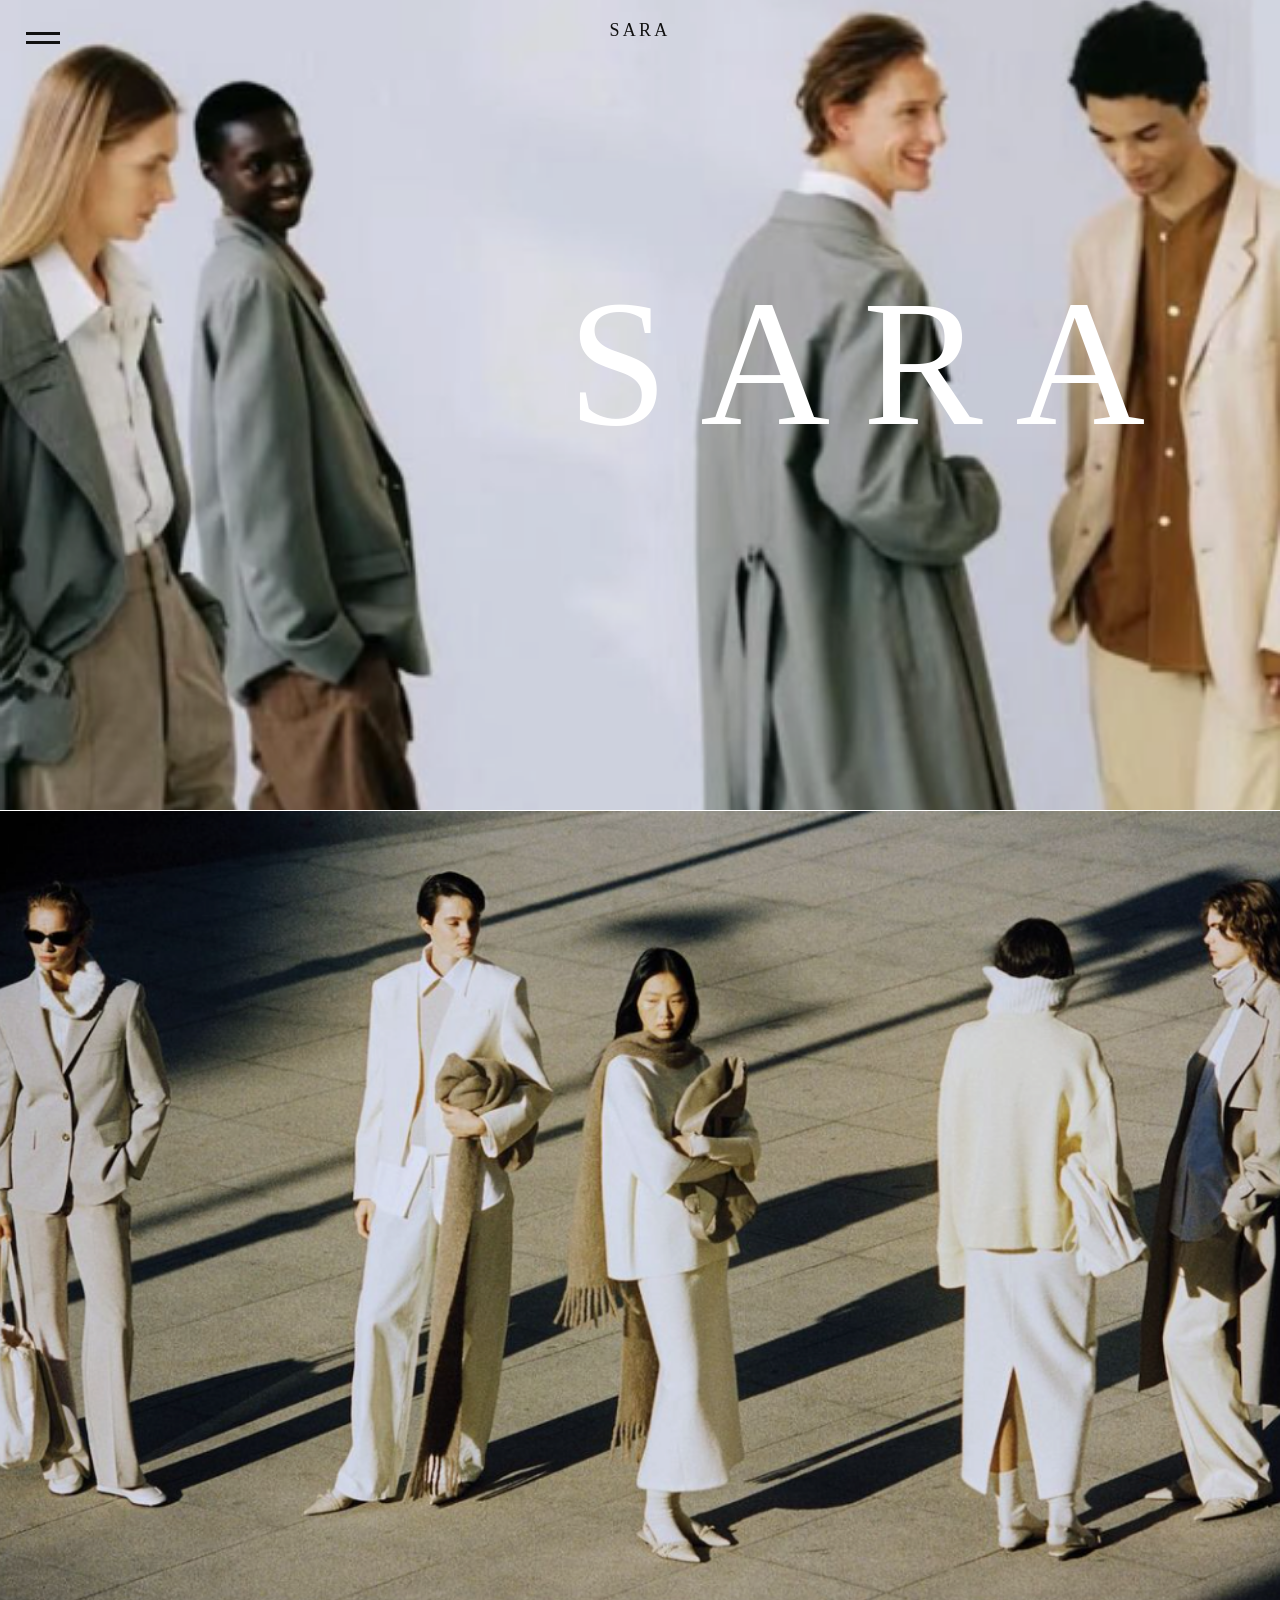
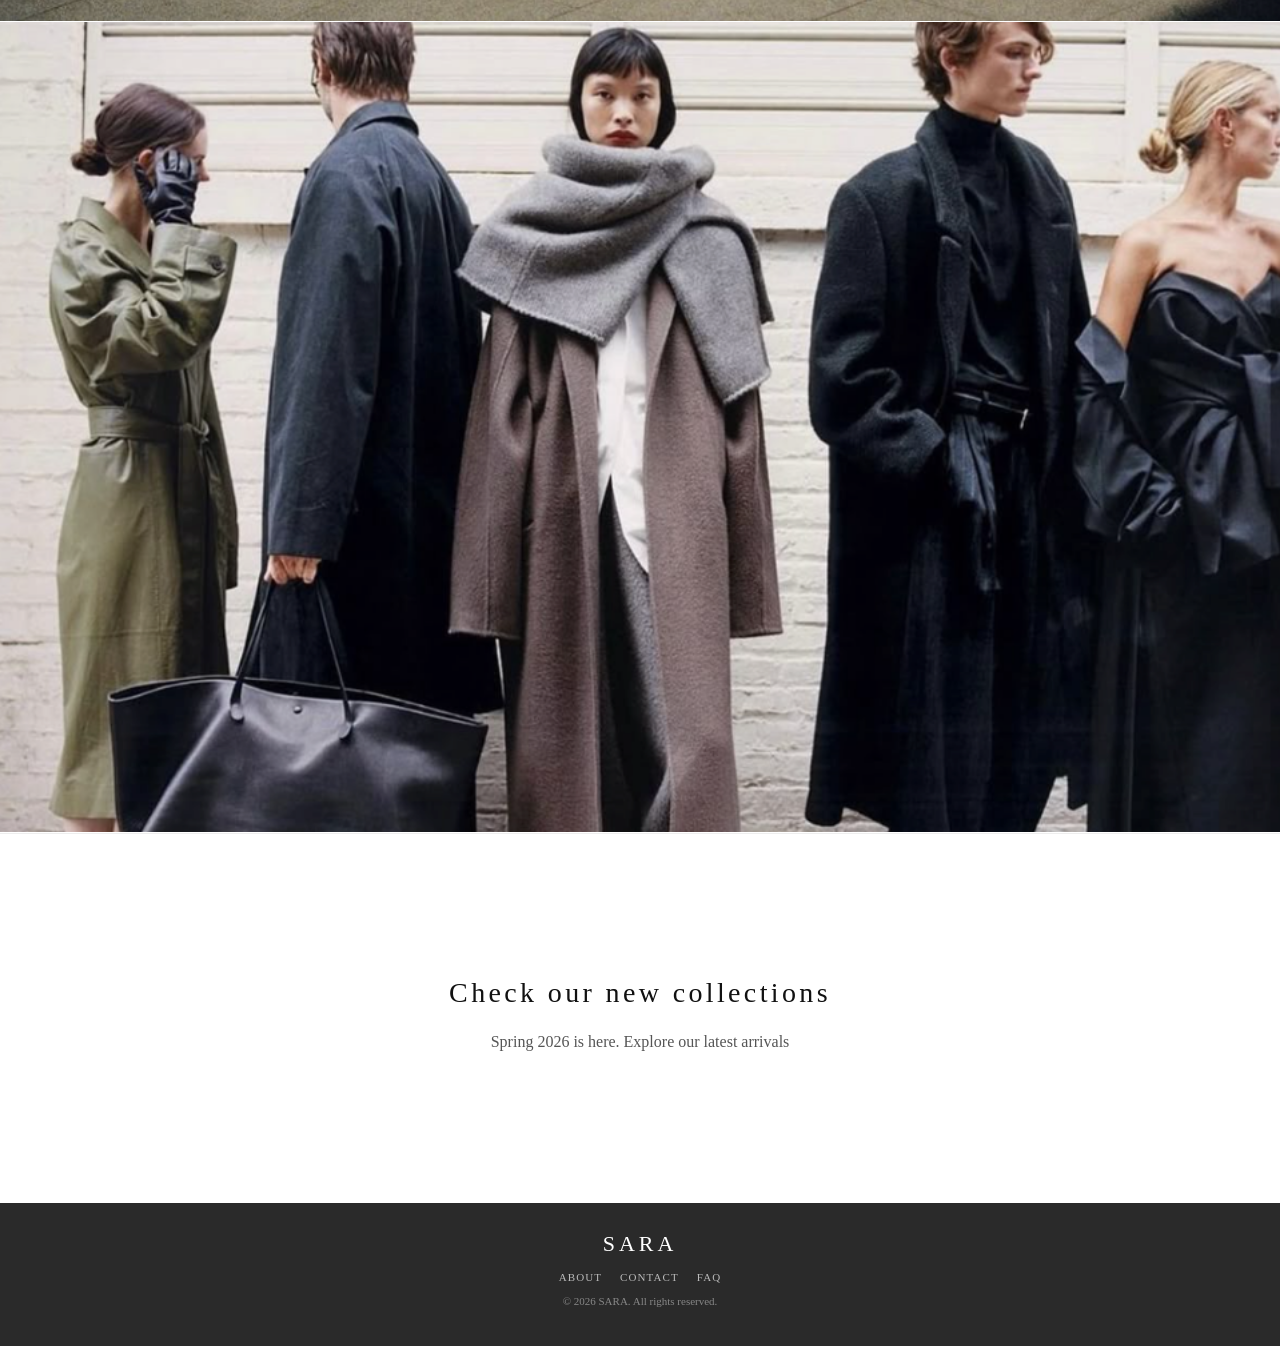
<file: index.html>
<!DOCTYPE html>
<html lang="en">
<head>
  <meta charset="UTF-8" />
  <meta name="viewport" content="width=device-width, initial-scale=1.0" />
  <meta name="keywords" content="SARA, fashion brand, clothing collections, minimalist fashion">
  <meta name="description" content="Explore the latest SARA clothing collections for men and women.">
  <title>SARA</title>
  <link rel="stylesheet" href="styles.css" />
</head>
<body>

  <header class="nav">
    <button class="burger" id="burgerBtn" aria-label="Open menu">
      <span></span><span></span>
    </button>
  </header>

  <a href="home.html" class="header-logo">SARA</a>
  
  <div class="menu" id="menu" aria-hidden="true">
    <div class="menu-panel">
      <div class="menu-logo">SARA</div>

      <nav class="menu-links">
        <a href="women.html">WOMEN</a>
        <a href="men.html">MEN</a>
        <a href="about.html">ABOUT</a>
        <a href="contact.html">CONTACT</a>
        <a href="faq.html">FAQ</a>
      </nav>
    </div>
  </div>

  <section class="hero">
    <div class="hero-title-wrap">
      <h1 class="hero-title">SARA</h1>
    </div>

    <div class="hero-images">
      <div class="hero-img"></div>
      <div class="hero-img"></div>
      <div class="hero-img"></div>
    </div>
  </section>

  <main class="main">
    <section class="end-of-hero">
      <h2>Check our new collections</h2>
      <p>
        Spring 2026 is here. Explore our latest arrivals
      </p>
    </section>
  </main>

  <footer class="footer">
    <a class="footer-logo" href="home.html">SARA</a>

    <div class="footer-links">
      <a href="./about.html">About</a>
      <a href="./contact.html">Contact</a>
      <a href="./faq.html">FAQ</a>
    </div>

    <p class="footer-copy">© 2026 SARA. All rights reserved.</p>
  </footer>

  <script>
    const burgerBtn = document.getElementById("burgerBtn");
    const menu = document.getElementById("menu");
    const menuClose = document.getElementById("menuClose");

    function openMenu() {
      menu.classList.add("open");
      menu.setAttribute("aria-hidden", "false");
    }

    function closeMenu() {
      menu.classList.remove("open");
      menu.setAttribute("aria-hidden", "true");
    }

    function toggleMenu() {
      menu.classList.contains("open") ? closeMenu() : openMenu();
    }

    burgerBtn.addEventListener("click", toggleMenu);

    if (menuClose) {
      menuClose.addEventListener("click", closeMenu);
    }

    menu.addEventListener("click", (e) => {
      if (e.target === menu) closeMenu();
    });

    document.addEventListener("keydown", (e) => {
      if (e.key === "Escape") closeMenu();
    });
  </script>
</body>
</html>
</file>
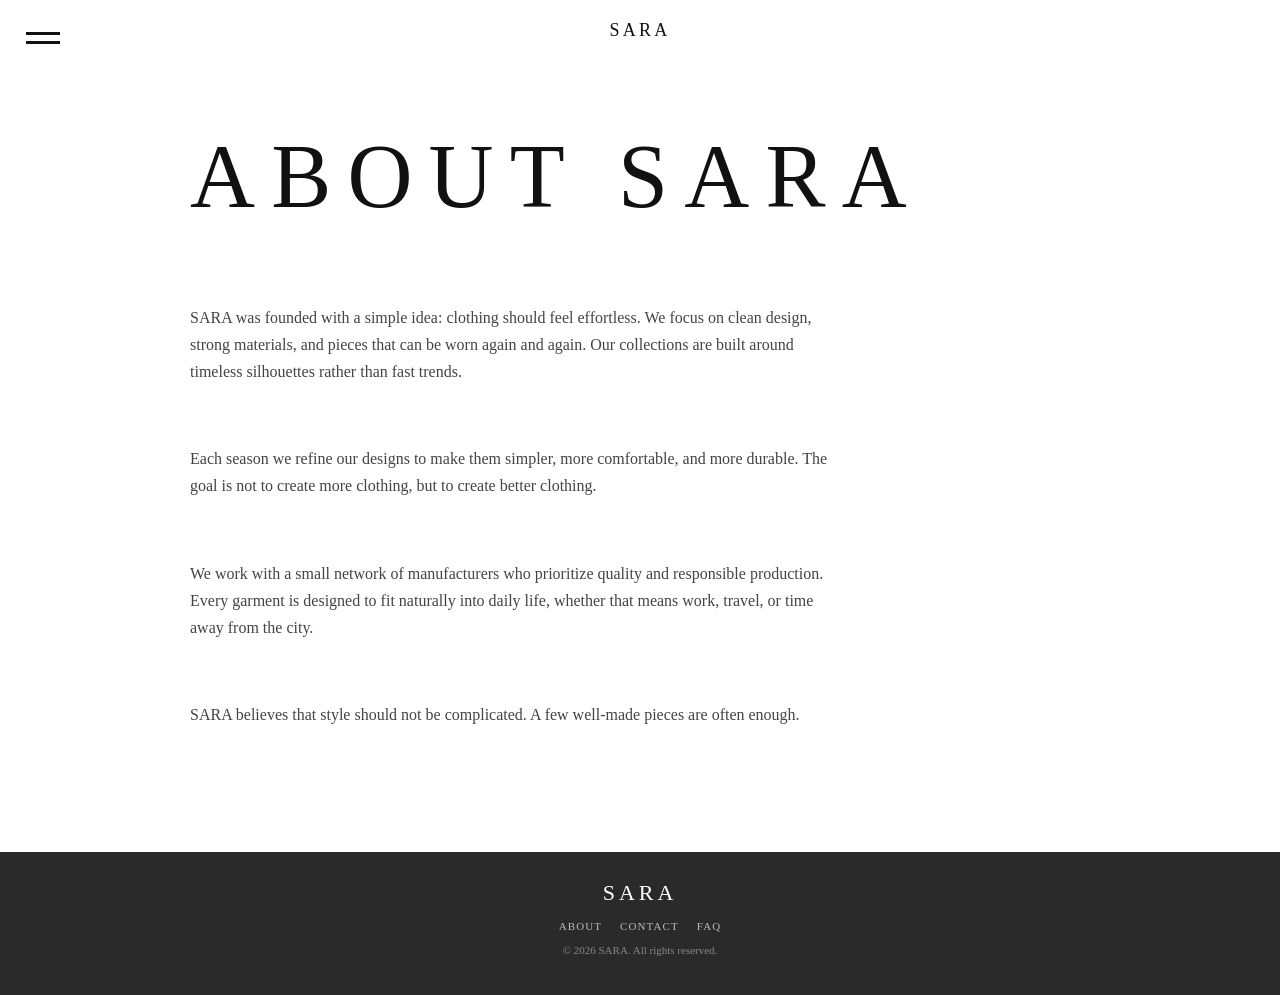
<file: about.html>
<!DOCTYPE html>
<html lang="en">
<head>
<meta charset="UTF-8">
<meta name="viewport" content="width=device-width, initial-scale=1.0">
<meta name="keywords" content="about SARA, fashion brand story, minimalist clothing brand">
<meta name="description" content="Learn about the vision and philosophy behind SARA.">
<title>SARA | About</title>
<link rel="stylesheet" href="styles.css">
</head>

<body>

  <header class="nav">
    <button class="burger" id="burgerBtn" aria-label="Open menu">
      <span></span><span></span>
    </button>
  </header>

  <a href="home.html" class="header-logo">SARA</a>

<div class="menu" id="menu" aria-hidden="true">
<div class="menu-panel">

<div class="menu-logo">SARA</div>

<nav class="menu-links">
<a href="home.html">HOME</a>
<a href="women.html">WOMEN</a>
<a href="men.html">MEN</a>
<a href="about.html">ABOUT</a>
<a href="contact.html">CONTACT</a>
<a href="faq.html">FAQ</a>
</nav>

</div>
</div>

<main class="about">

<section class="about-hero">
<h1>ABOUT SARA</h1>
</section>

<section class="about-content">

<p>
SARA was founded with a simple idea: clothing should feel effortless.
We focus on clean design, strong materials, and pieces that can be worn
again and again. Our collections are built around timeless silhouettes
rather than fast trends.
</p>

<p>
Each season we refine our designs to make them simpler, more comfortable,
and more durable. The goal is not to create more clothing, but to create
better clothing.
</p>

<p>
We work with a small network of manufacturers who prioritize quality and
responsible production. Every garment is designed to fit naturally into
daily life, whether that means work, travel, or time away from the city.
</p>

<p>
SARA believes that style should not be complicated. A few well-made
pieces are often enough.
</p>

</section>

</main>

<footer class="footer">

<a class="footer-logo" href="home.html">SARA</a>

<div class="footer-links">
<a href="./about.html">About</a>
<a href="./contact.html">Contact</a>
<a href="./faq.html">FAQ</a>
</div>

<p class="footer-copy">© 2026 SARA. All rights reserved.</p>

</footer>

<script>
const burgerBtn = document.getElementById("burgerBtn");
const menu = document.getElementById("menu");

burgerBtn.addEventListener("click", () => {
menu.classList.toggle("open");
});

menu.addEventListener("click", (e) => {
if (e.target === menu) menu.classList.remove("open");
});
</script>

</body>
</html>
</file>
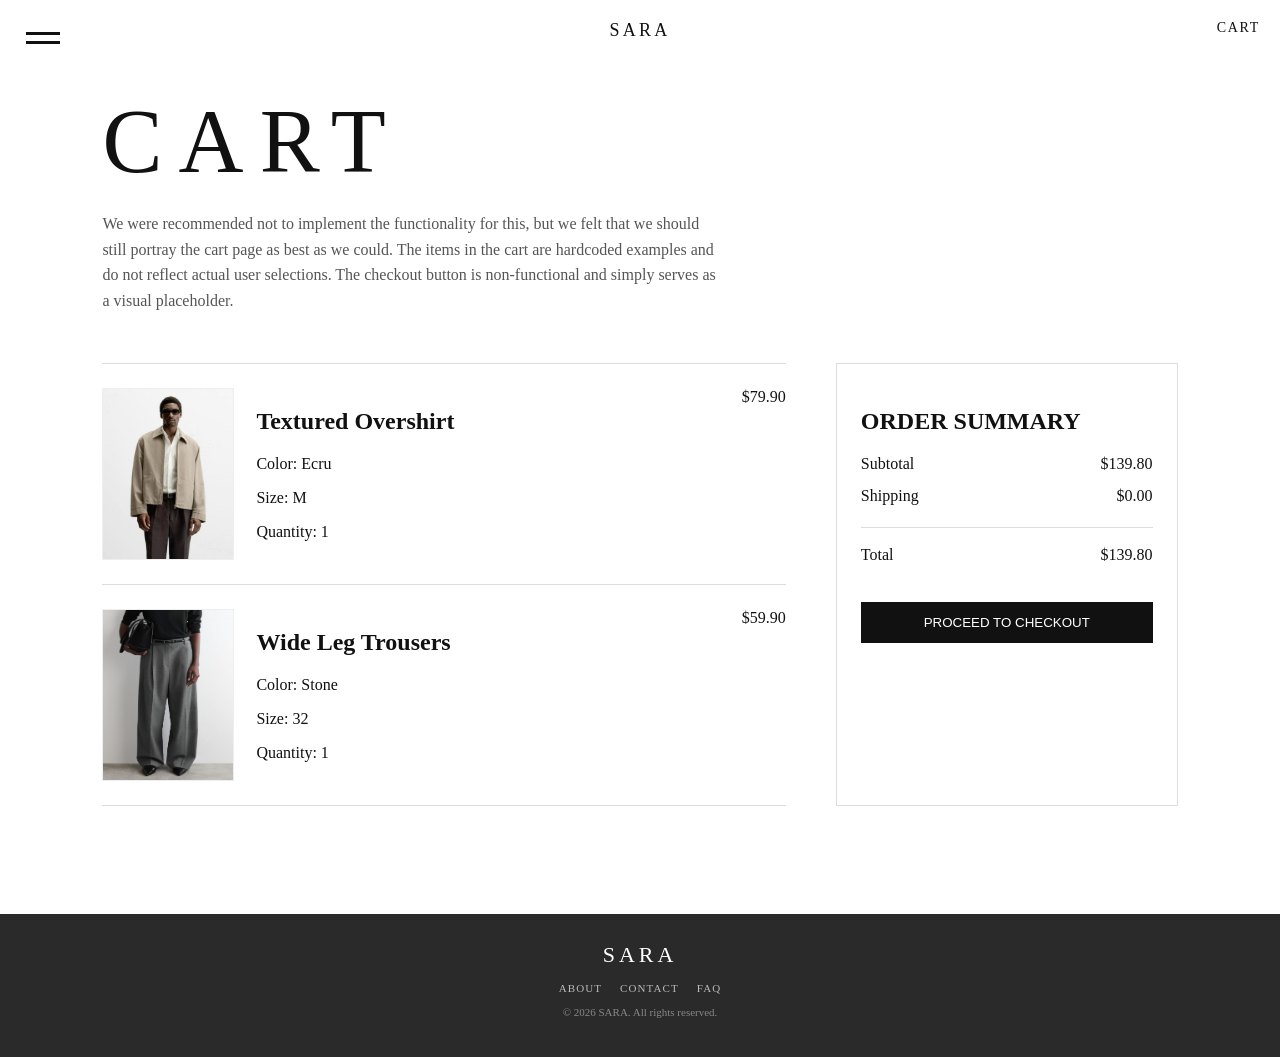
<file: cart.html>
<!DOCTYPE html>
<html lang="en">
<head>
  <meta charset="UTF-8" />
  <meta name="viewport" content="width=device-width, initial-scale=1.0" />
  <meta name="keywords" content="SARA shopping cart, fashion store checkout">
  <meta name="description" content="Review the items currently in your SARA shopping cart.">
  <title>SARA | Cart</title>
  <link rel="stylesheet" href="styles.css" />
</head>
<body>

  <header class="nav">
    <button class="burger" id="burgerBtn" aria-label="Open menu">
      <span></span><span></span>
    </button>
  </header>

  <a href="home.html" class="header-logo">SARA</a>

  <a href="cart.html" class="cart-link" aria-label="Shopping cart">CART</a>

  <div class="menu" id="menu" aria-hidden="true">
    <div class="menu-panel">
      <div class="menu-logo">SARA</div>

      <nav class="menu-links">
        <a href="home.html">HOME</a>
        <a href="women.html">WOMEN</a>
        <a href="men.html">MEN</a>
        <a href="about.html">ABOUT</a>
        <a href="contact.html">CONTACT</a>
        <a href="faq.html">FAQ</a>
      </nav>
    </div>
  </div>

  <main class="cart-page">
    <section class="cart-hero">
      <h1 class="cart-title">CART</h1>
      <p class="cart-note">
        We were recommended not to implement the functionality for this, but we felt
        that we should still portray the cart page as best as we could. The items in the cart are hardcoded
        examples and do not reflect actual user selections. The checkout button is non-functional and simply serves 
        as a visual placeholder.
      </p>
    </section>

    <section class="cart-layout">
      <div class="cart-items">
        <article class="cart-item">
          <img class="cart-item-image" src="images/men/textured-overshirt.png" alt="Textured Overshirt">
          <div class="cart-item-info">
            <h2>Textured Overshirt</h2>
            <p>Color: Ecru</p>
            <p>Size: M</p>
            <p>Quantity: 1</p>
          </div>
          <div class="cart-item-price">$79.90</div>
        </article>

        <article class="cart-item">
          <img class="cart-item-image" src="images/women/wide-leg-pants.png" alt="Wide Leg Trousers">
          <div class="cart-item-info">
            <h2>Wide Leg Trousers</h2>
            <p>Color: Stone</p>
            <p>Size: 32</p>
            <p>Quantity: 1</p>
          </div>
          <div class="cart-item-price">$59.90</div>
        </article>
      </div>

      <aside class="cart-summary">
        <h2>ORDER SUMMARY</h2>
        <div class="cart-summary-row">
          <span>Subtotal</span>
          <span>$139.80</span>
        </div>
        <div class="cart-summary-row">
          <span>Shipping</span>
          <span>$0.00</span>
        </div>
        <div class="cart-summary-row total">
          <span>Total</span>
          <span>$139.80</span>
        </div>

        <button class="cart-checkout-btn" type="button">PROCEED TO CHECKOUT</button>
      </aside>
    </section>
  </main>

  <footer class="footer">
    <a class="footer-logo" href="home.html">SARA</a>

    <div class="footer-links">
      <a href="about.html">About</a>
      <a href="contact.html">Contact</a>
      <a href="faq.html">FAQ</a>
    </div>

    <p class="footer-copy">© 2026 SARA. All rights reserved.</p>
  </footer>

  <script>
    const burgerBtn = document.getElementById("burgerBtn");
    const menu = document.getElementById("menu");

    burgerBtn.addEventListener("click", () => {
      menu.classList.toggle("open");
    });

    menu.addEventListener("click", (e) => {
      if (e.target === menu) menu.classList.remove("open");
    });
  </script>
</body>
</html>
</file>
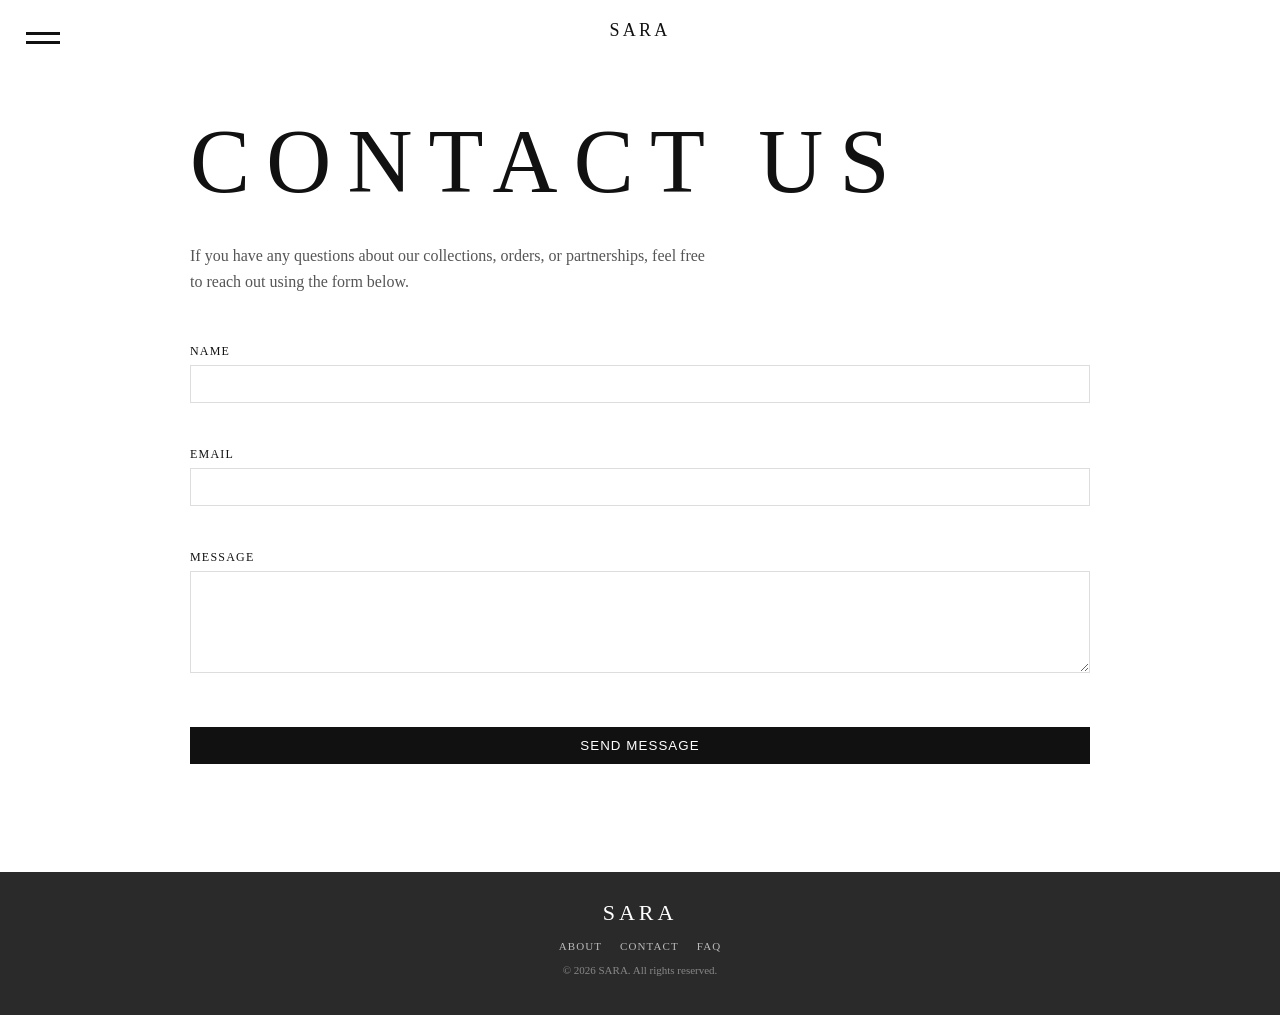
<file: contact.html>
<!DOCTYPE html>
<html lang="en">
<head>
<meta charset="UTF-8">
<meta name="viewport" content="width=device-width, initial-scale=1.0">
<meta name="keywords" content="SARA contact, customer support, fashion brand contact">
<meta name="description" content="Contact the SARA team for support or questions about our collections.">
<title>SARA | Contact</title>
<link rel="stylesheet" href="styles.css">
</head>

<body>

  <header class="nav">
    <button class="burger" id="burgerBtn" aria-label="Open menu">
      <span></span><span></span>
    </button>
  </header>

  <a href="home.html" class="header-logo">SARA</a>

<div class="menu" id="menu" aria-hidden="true">
<div class="menu-panel">

<div class="menu-logo">SARA</div>

<nav class="menu-links">
<a href="home.html">HOME</a>
<a href="women.html">WOMEN</a>
<a href="men.html">MEN</a>
<a href="about.html">ABOUT</a>
<a href="contact.html">CONTACT</a>
<a href="faq.html">FAQ</a>
</nav>

</div>
</div>

<main class="contact">

<h1 class="contact-title">CONTACT US</h1>

<p class="contact-intro">
If you have any questions about our collections, orders, or partnerships,
feel free to reach out using the form below.
</p>

<form class="contact-form" id="contactForm" novalidate>
  <label>
    NAME
    <input type="text" id="name" name="name">
    <span class="form-error" id="nameError"></span>
  </label>

  <label>
    EMAIL
    <input type="email" id="email" name="email">
    <span class="form-error" id="emailError"></span>
  </label>

  <label>
    MESSAGE
    <textarea id="message" name="message" rows="5"></textarea>
    <span class="form-error" id="messageError"></span>
  </label>

  <button type="submit">SEND MESSAGE</button>
</form>

<div class="thank-you-popup" id="thankYouPopup">
  <div class="thank-you-box">
    <p>Thank you. Your message has been submitted.</p>
    <button type="button" id="closePopup">CLOSE</button>
  </div>
</div>

</main>

<footer class="footer">

<a class="footer-logo" href="home.html">SARA</a>

<div class="footer-links">
<a href="about.html">About</a>
<a href="contact.html">Contact</a>
<a href="faq.html">FAQ</a>
</div>

<p class="footer-copy">© 2026 SARA. All rights reserved.</p>

</footer>

<script>
const burgerBtn = document.getElementById("burgerBtn");
const menu = document.getElementById("menu");

burgerBtn.addEventListener("click", () => {
  menu.classList.toggle("open");
});

menu.addEventListener("click", (e) => {
  if (e.target === menu) menu.classList.remove("open");
});

const contactForm = document.getElementById("contactForm");
const thankYouPopup = document.getElementById("thankYouPopup");
const closePopup = document.getElementById("closePopup");

const nameInput = document.getElementById("name");
const emailInput = document.getElementById("email");
const messageInput = document.getElementById("message");

const nameError = document.getElementById("nameError");
const emailError = document.getElementById("emailError");
const messageError = document.getElementById("messageError");

function clearErrors() {
  nameError.textContent = "";
  emailError.textContent = "";
  messageError.textContent = "";

  nameInput.classList.remove("input-error");
  emailInput.classList.remove("input-error");
  messageInput.classList.remove("input-error");
}

function isValidEmail(email) {
  return /^[^\s@]+@[^\s@]+\.[^\s@]+$/.test(email);
}

function validateForm() {
  clearErrors();
  let isValid = true;

  if (nameInput.value.trim().length < 2) {
    nameError.textContent = "Please enter a valid name.";
    nameInput.classList.add("input-error");
    isValid = false;
  }

  if (!isValidEmail(emailInput.value.trim())) {
    emailError.textContent = "Please enter a valid email address.";
    emailInput.classList.add("input-error");
    isValid = false;
  }

  if (messageInput.value.trim().length < 10) {
    messageError.textContent = "Message must be at least 10 characters.";
    messageInput.classList.add("input-error");
    isValid = false;
  }

  return isValid;
}

contactForm.addEventListener("submit", (e) => {
  e.preventDefault();

  if (validateForm()) {
    thankYouPopup.classList.add("show");
    contactForm.reset();
  }
});

closePopup.addEventListener("click", () => {
  thankYouPopup.classList.remove("show");
});

thankYouPopup.addEventListener("click", (e) => {
  if (e.target === thankYouPopup) {
    thankYouPopup.classList.remove("show");
  }
});
</script>

</body>
</html>
</file>
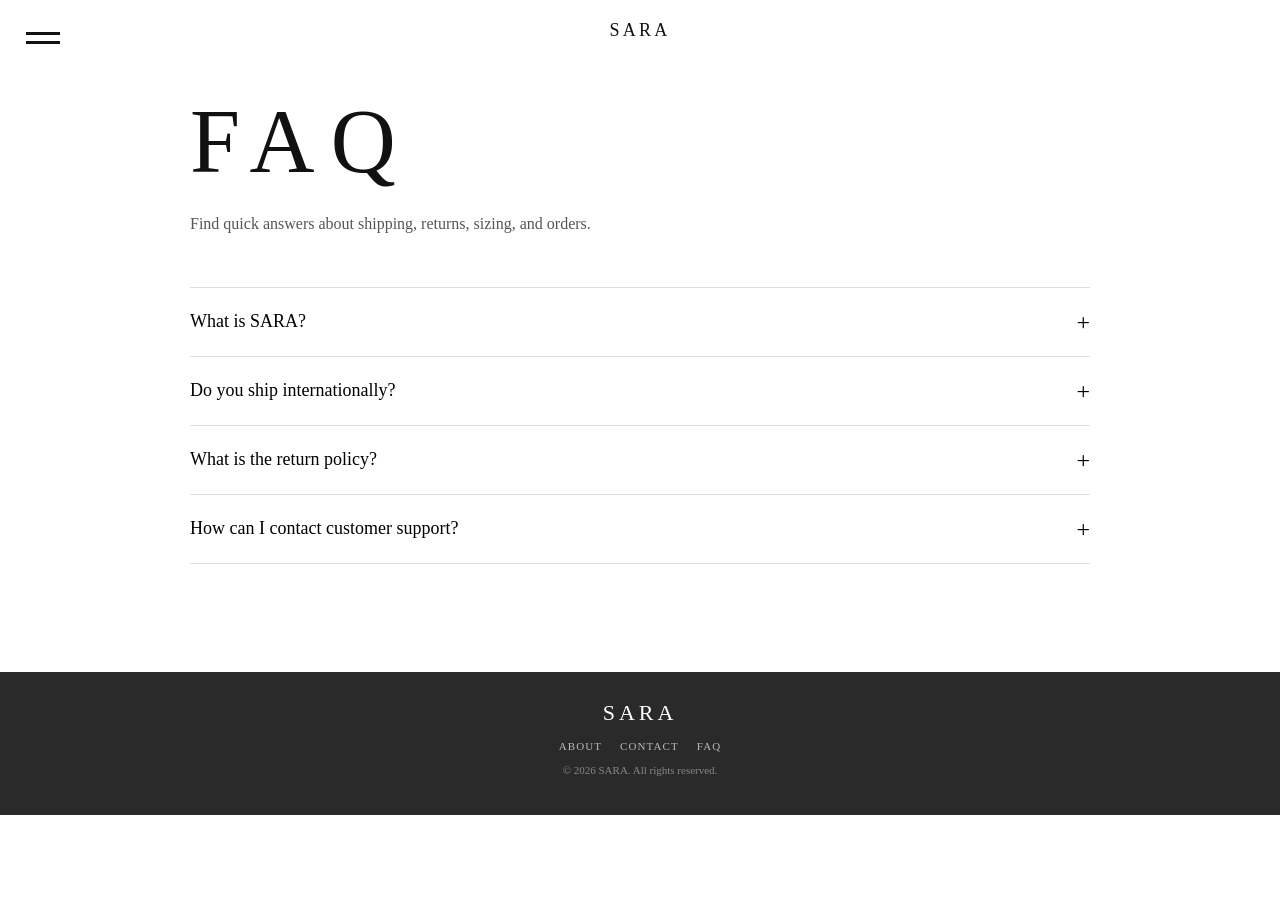
<file: faq.html>
<!DOCTYPE html>
<html lang="en">
<head>
  <meta charset="UTF-8" />
  <meta name="viewport" content="width=device-width, initial-scale=1.0" />
  <meta name="keywords" content="SARA FAQ, fashion store help, shipping, returns">
  <meta name="description" content="Frequently asked questions about SARA products, shipping, and returns.">
  <title>SARA | FAQ</title>
  <link rel="stylesheet" href="styles.css" />
</head>
<style>
    .faq-page {
  max-width: 900px;
  margin: 0 auto;
  padding: 90px 8vw 80px;
}

.faq-hero {
  margin-bottom: 50px;
}

.faq-title {
  font-size: 90px;
  letter-spacing: 0.18em;
  font-weight: normal;
  margin: 0 0 18px;
}

.faq-intro {
  max-width: 520px;
  color: #555;
  line-height: 1.6;
  margin: 0;
}

.faq-list {
  list-style: none;
  padding: 0;
  margin: 0;
  border-top: 1px solid #ddd;
}

.faq-item {
  border-bottom: 1px solid #ddd;
}

.faq-question {
  width: 100%;
  background: none;
  border: none;
  padding: 22px 0;
  display: flex;
  justify-content: space-between;
  align-items: center;
  text-align: left;
  font-family: inherit;
  font-size: 18px;
  cursor: pointer;
}

.faq-symbol {
  font-size: 24px;
  line-height: 1;
}

.faq-answer {
  max-height: 0;
  overflow: hidden;
  transition: max-height 0.25s ease;
}

.faq-answer p {
  margin: 0 0 22px;
  color: #555;
  line-height: 1.7;
  max-width: 650px;
}

.faq-item.active .faq-answer {
  max-height: 200px;
}

.faq-item.active .faq-symbol {
  content: "-";
}

@media (max-width: 700px) {
  .faq-page {
    padding: 70px 8vw 60px;
  }

  .faq-title {
    font-size: 52px;
  }

  .faq-question {
    font-size: 16px;
  }
}
</style>
<body>

  <header class="nav">
    <button class="burger" id="burgerBtn" aria-label="Open menu">
      <span></span><span></span>
    </button>
  </header>

  <a href="home.html" class="header-logo">SARA</a>
  
  <div class="menu" id="menu" aria-hidden="true">
    <div class="menu-panel">
      <div class="menu-logo">SARA</div>

      <nav class="menu-links">
        <a href="home.html">HOME</a>
        <a href="women.html">WOMEN</a>
        <a href="men.html">MEN</a>
        <a href="about.html">ABOUT</a>
        <a href="contact.html">CONTACT</a>
        <a href="faq.html">FAQ</a>
      </nav>
    </div>
  </div>

  <main class="faq-page">
    <section class="faq-hero">
      <h1 class="faq-title">FAQ</h1>
      <p class="faq-intro">
        Find quick answers about shipping, returns, sizing, and orders.
      </p>
    </section>

    <ul class="faq-list">

    <li class="faq-item">
        <button class="faq-question">
        <span>What is SARA?</span>
        <span class="faq-symbol">+</span>
        </button>

        <div class="faq-answer">
        <p>
            SARA is a minimalist fashion concept focused on clean silhouettes,
            neutral palettes, and timeless garments designed for everyday wear.
        </p>
        </div>
    </li>

    <li class="faq-item">
        <button class="faq-question">
        <span>Do you ship internationally?</span>
        <span class="faq-symbol">+</span>
        </button>

        <div class="faq-answer">
        <p>
            Yes. We ship to most regions worldwide. Shipping times vary depending
            on the destination and the chosen shipping method.
        </p>
        </div>
    </li>

    <li class="faq-item">
        <button class="faq-question">
        <span>What is the return policy?</span>
        <span class="faq-symbol">+</span>
        </button>

        <div class="faq-answer">
        <p>
            Items can be returned within 30 days of purchase as long as they are
            unworn and in their original condition.
        </p>
        </div>
    </li>

    <li class="faq-item">
        <button class="faq-question">
        <span>How can I contact customer support?</span>
        <span class="faq-symbol">+</span>
        </button>

        <div class="faq-answer">
        <p>
            You can reach us through the contact form on the contact page and our
            team will respond within 24 hours.
        </p>
        </div>
    </li>

    </ul>
  </main>

  <footer class="footer">
    <a class="footer-logo" href="home.html">SARA</a>

    <div class="footer-links">
      <a href="about.html">About</a>
      <a href="contact.html">Contact</a>
      <a href="faq.html">FAQ</a>
    </div>

    <p class="footer-copy">© 2026 SARA. All rights reserved.</p>
  </footer>

  <script>
    const burgerBtn = document.getElementById("burgerBtn");
    const menu = document.getElementById("menu");

    burgerBtn.addEventListener("click", () => {
      menu.classList.toggle("open");
    });

    menu.addEventListener("click", (e) => {
      if (e.target === menu) menu.classList.remove("open");
    });

    const faqQuestions = document.querySelectorAll(".faq-question");

    faqQuestions.forEach((question) => {
      question.addEventListener("click", () => {
        const item = question.parentElement;
        item.classList.toggle("active");
      });
    });
  </script>
</body>
</html>
</file>
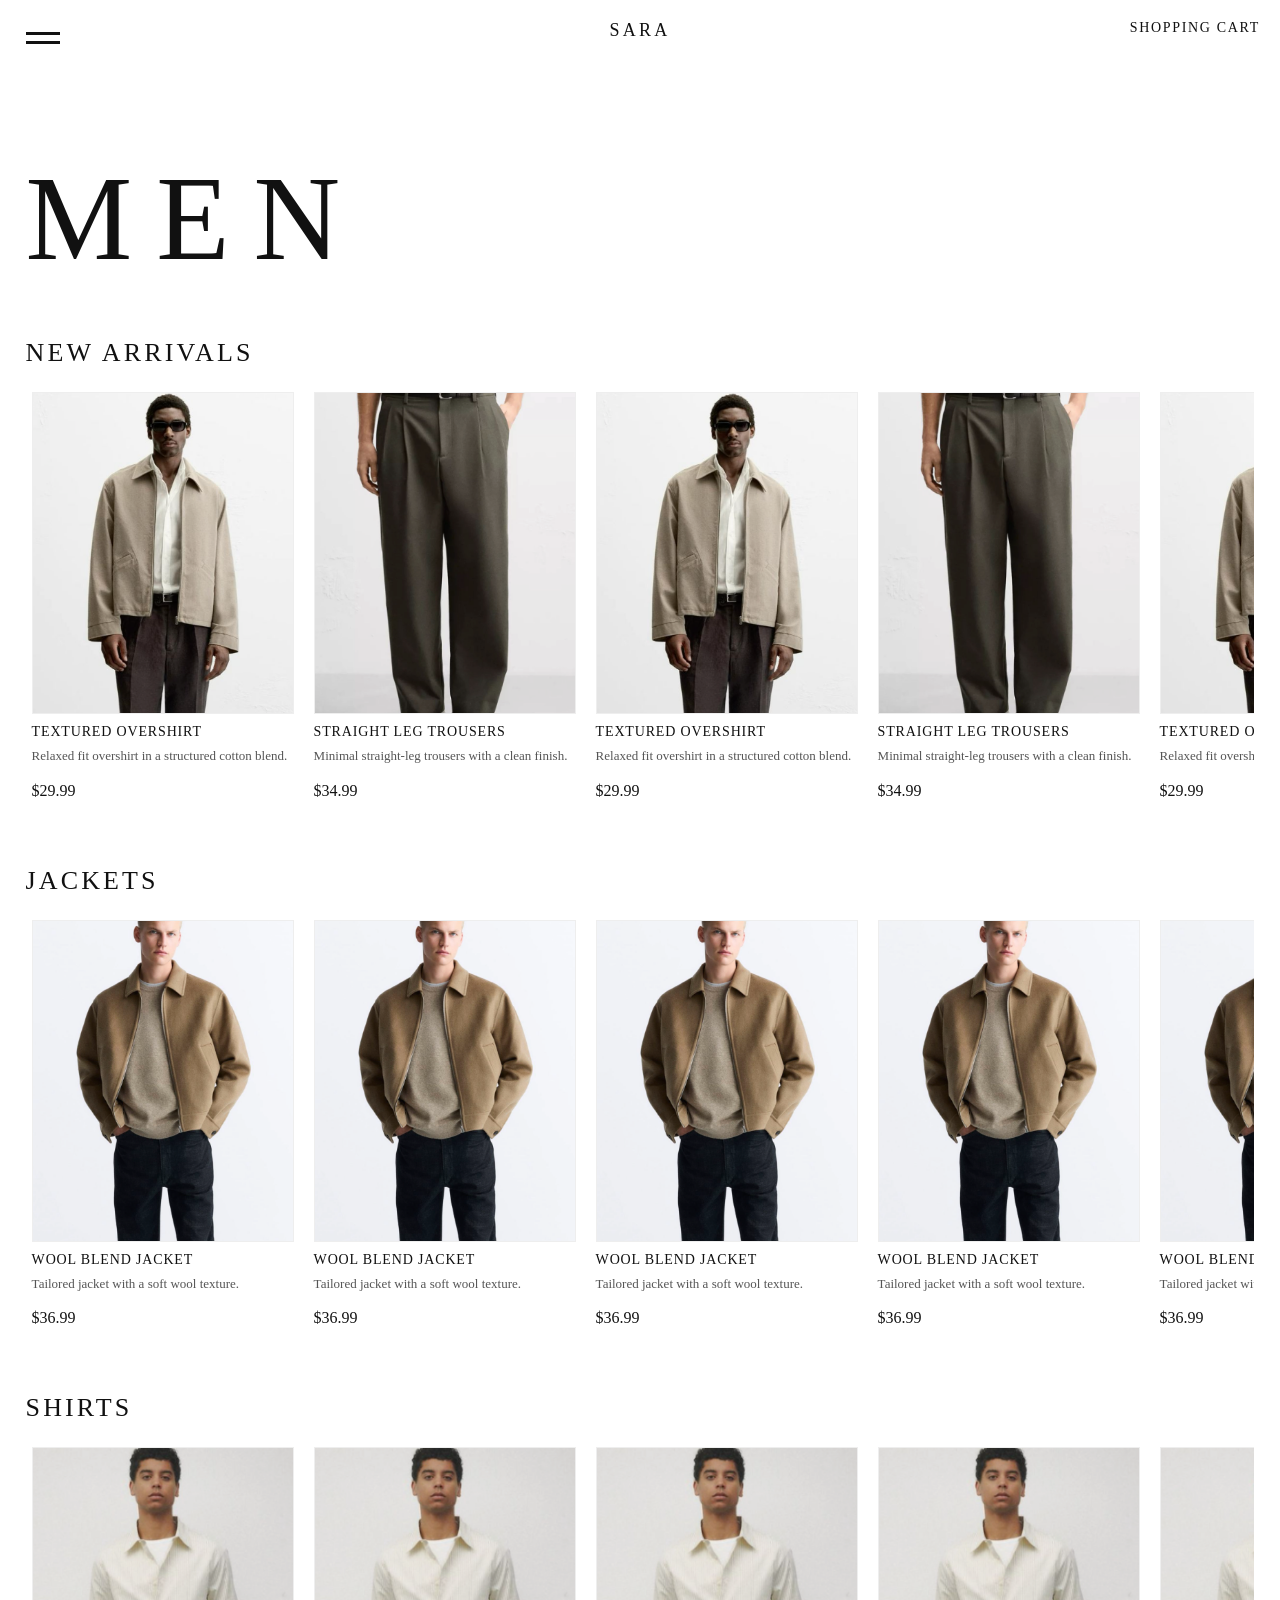
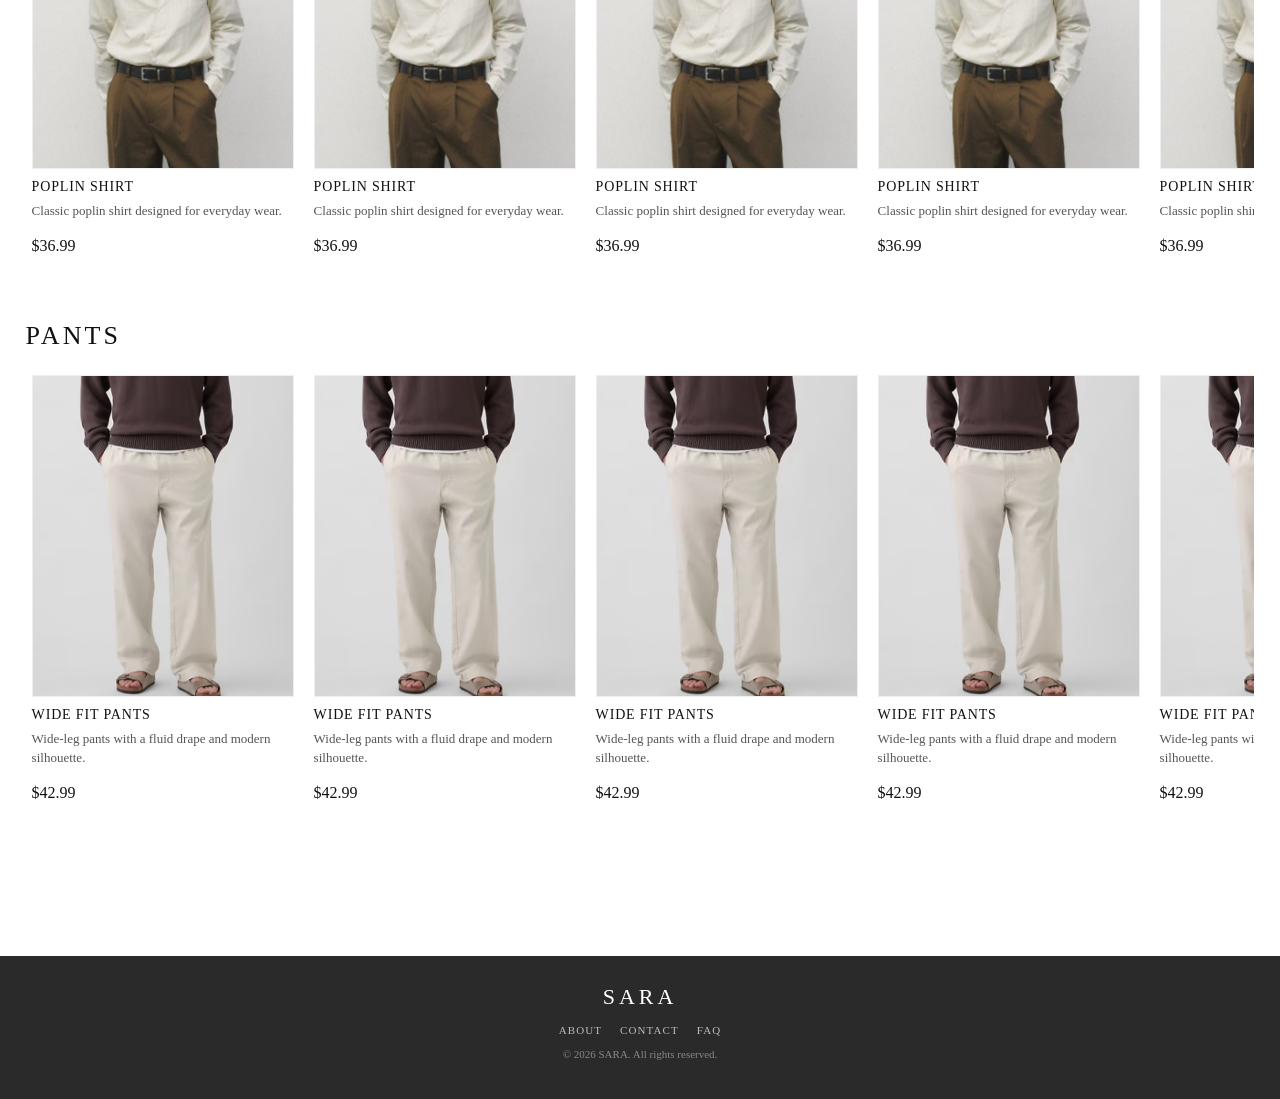
<file: men.html>
<!DOCTYPE html>
<html lang="en">
<head>
  <meta charset="UTF-8" />
  <meta name="viewport" content="width=device-width, initial-scale=1.0" />
  <meta name="keywords" content="SARA men, men's clothing, minimalist menswear, trousers, jackets">
  <meta name="description" content="Discover the SARA men's clothing collection featuring modern silhouettes and timeless design.">
  <title>SARA | Men</title>
  <link rel="stylesheet" href="styles.css" />
</head>
<body>

  <header class="nav">
    <button class="burger" id="burgerBtn" aria-label="Open menu">
      <span></span><span></span>
    </button>
  </header>

  <a href="home.html" class="header-logo">SARA</a>

  <a href="cart.html" class="cart-link" aria-label="Shopping cart">SHOPPING CART</a>

  <div class="menu" id="menu" aria-hidden="true">
    <div class="menu-panel">
      <div class="menu-logo">SARA</div>

      <nav class="menu-links">
        <a href="home.html">HOME</a>
        <a href="women.html">WOMEN</a>
        <a href="men.html">MEN</a>
        <a href="about.html">ABOUT</a>
        <a href="contact.html">CONTACT</a>
        <a href="faq.html">FAQ</a>
      </nav>
    </div>
  </div>

  <main class="shop">
    <div class="shop-inner">
      <h1 class="shop-title">MEN</h1>

      <section class="shop-row">
        <h2 class="shop-row-title">NEW ARRIVALS</h2>
        <div class="shop-scroller" id="new-arrivals-row"></div>
      </section>

      <section class="shop-row">
        <h2 class="shop-row-title">JACKETS</h2>
        <div class="shop-scroller" id="jackets-row"></div>
      </section>

      <section class="shop-row">
        <h2 class="shop-row-title">SHIRTS</h2>
        <div class="shop-scroller" id="shirts-row"></div>
      </section>

      <section class="shop-row">
        <h2 class="shop-row-title">PANTS</h2>
        <div class="shop-scroller" id="pants-row"></div>
      </section>
    </div>
  </main>

  <footer class="footer">
    <a class="footer-logo" href="home.html">SARA</a>

    <div class="footer-links">
      <a href="./about.html">About</a>
      <a href="./contact.html">Contact</a>
      <a href="./faq.html">FAQ</a>
    </div>

    <p class="footer-copy">© 2026 SARA. All rights reserved.</p>
  </footer>

<script>
const burgerBtn = document.getElementById("burgerBtn");
const menu = document.getElementById("menu");

burgerBtn.addEventListener("click", () => {
  menu.classList.toggle("open");
});

menu.addEventListener("click", (e) => {
  if (e.target === menu) menu.classList.remove("open");
});

const rowMap = {
  "NEW ARRIVALS": document.getElementById("new-arrivals-row"),
  "JACKETS": document.getElementById("jackets-row"),
  "SHIRTS": document.getElementById("shirts-row"),
  "PANTS": document.getElementById("pants-row")
};

function createProductCard(product) {
  const card = document.createElement("article");
  card.className = "prod-card";

  card.innerHTML = `
    <div class="prod-image-wrap">
      <img class="prod-image" src="${product.image}" alt="${product.name}" draggable="false">
    </div>
    <div class="prod-info">
      <h3 class="prod-name">${product.name}</h3>
      <p class="prod-description">${product.description}</p>
      <p class="prod-price">${product.price}</p>
    </div>
  `;

  const img = card.querySelector("img");
  img.addEventListener("dragstart", (e) => {
    e.preventDefault();
  });

  return card;
}

fetch("catalogs/catalog-men.json")
  .then((response) => response.json())
  .then((products) => {
    const repeatedProducts = [];

    for (let i = 0; i < 6; i++) {
      repeatedProducts.push(...products);
    }

    repeatedProducts.forEach((product) => {
      const row = rowMap[product.category];
      if (row) {
        row.appendChild(createProductCard(product));
      }
    });

    enableDragScroll();
  })
  .catch((error) => {
    console.error("Could not load catalog-men.json:", error);
  });

function enableDragScroll() {
  document.querySelectorAll(".shop-scroller").forEach((scroller) => {
    let isDown = false;
    let startX;
    let scrollLeft;

    scroller.addEventListener("mousedown", (e) => {
      isDown = true;
      scroller.classList.add("dragging");
      startX = e.pageX - scroller.offsetLeft;
      scrollLeft = scroller.scrollLeft;
    });

    window.addEventListener("mouseup", () => {
      isDown = false;
      scroller.classList.remove("dragging");
    });

    scroller.addEventListener("mouseleave", () => {
      isDown = false;
      scroller.classList.remove("dragging");
    });

    scroller.addEventListener("mousemove", (e) => {
      if (!isDown) return;
      e.preventDefault();
      const x = e.pageX - scroller.offsetLeft;
      const walk = (x - startX) * 1.2;
      scroller.scrollLeft = scrollLeft - walk;
    });
  });
}
</script>

</body>
</html>
</file>
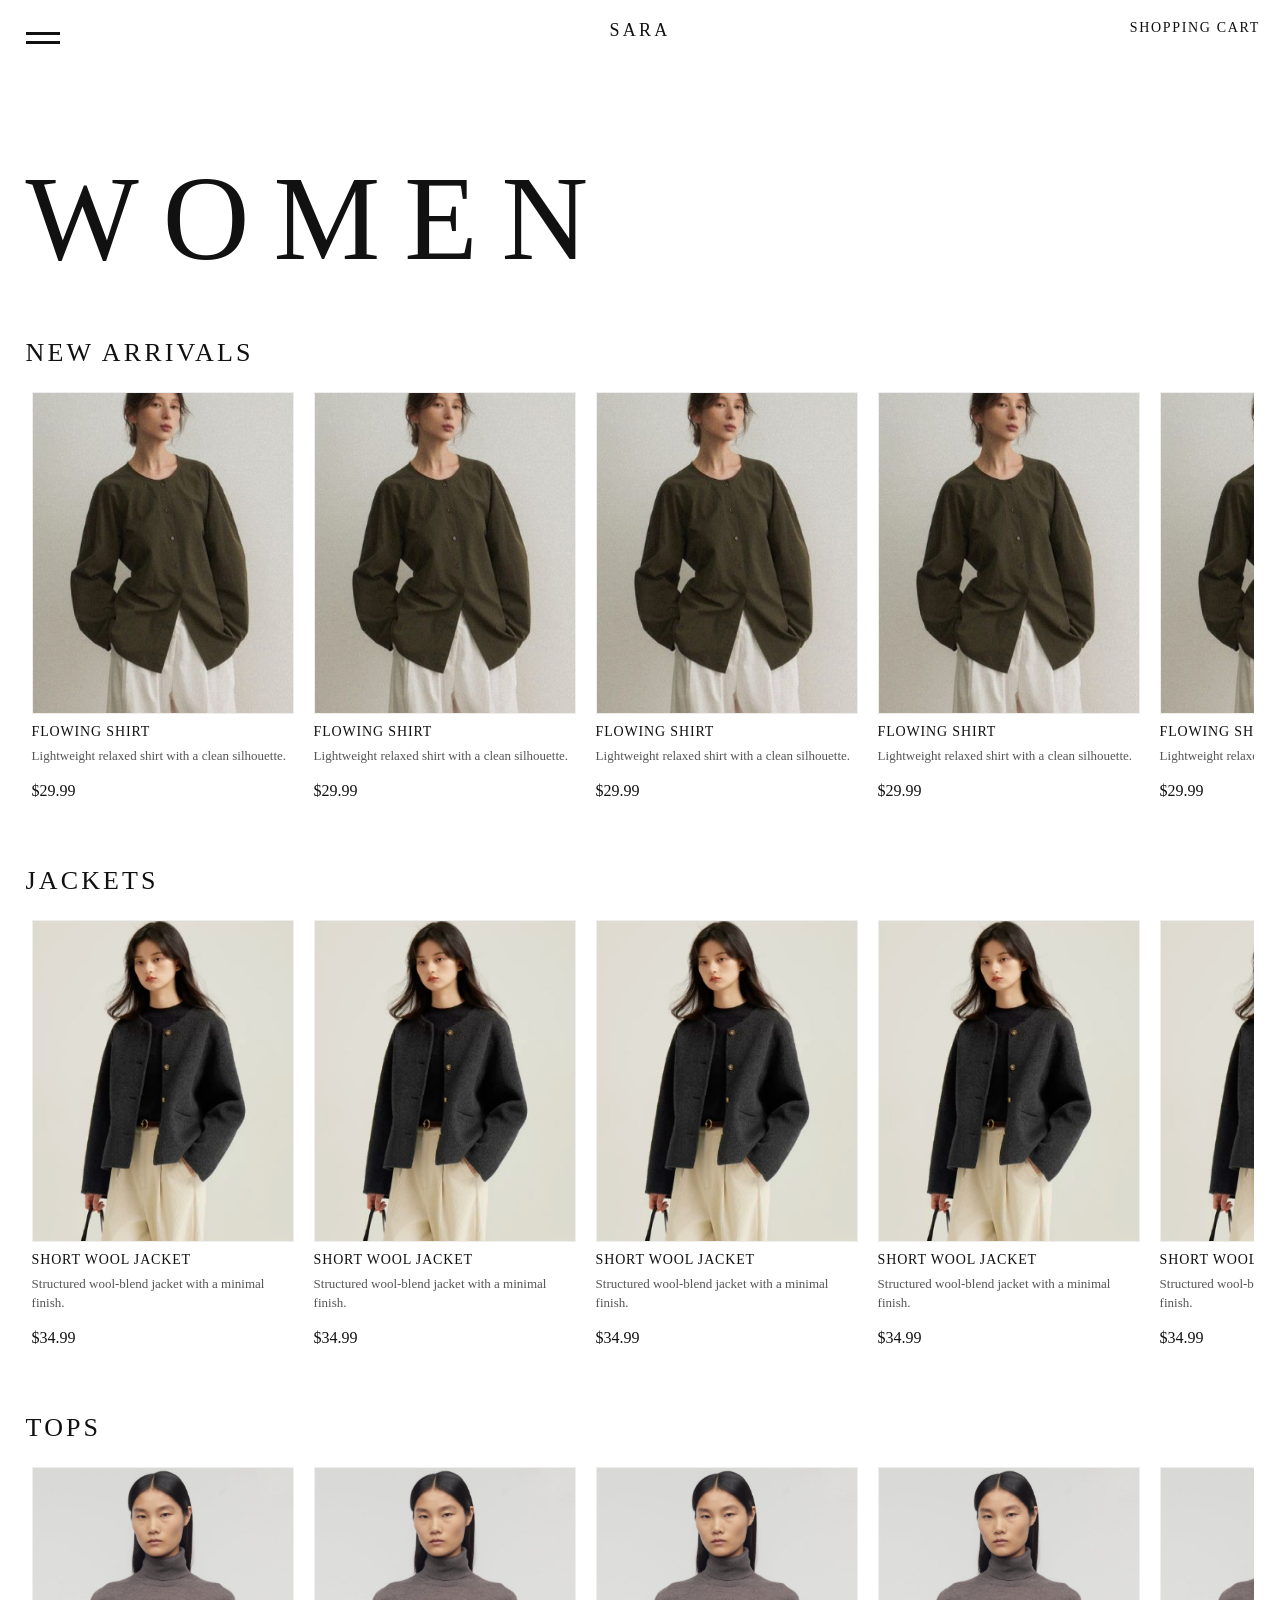
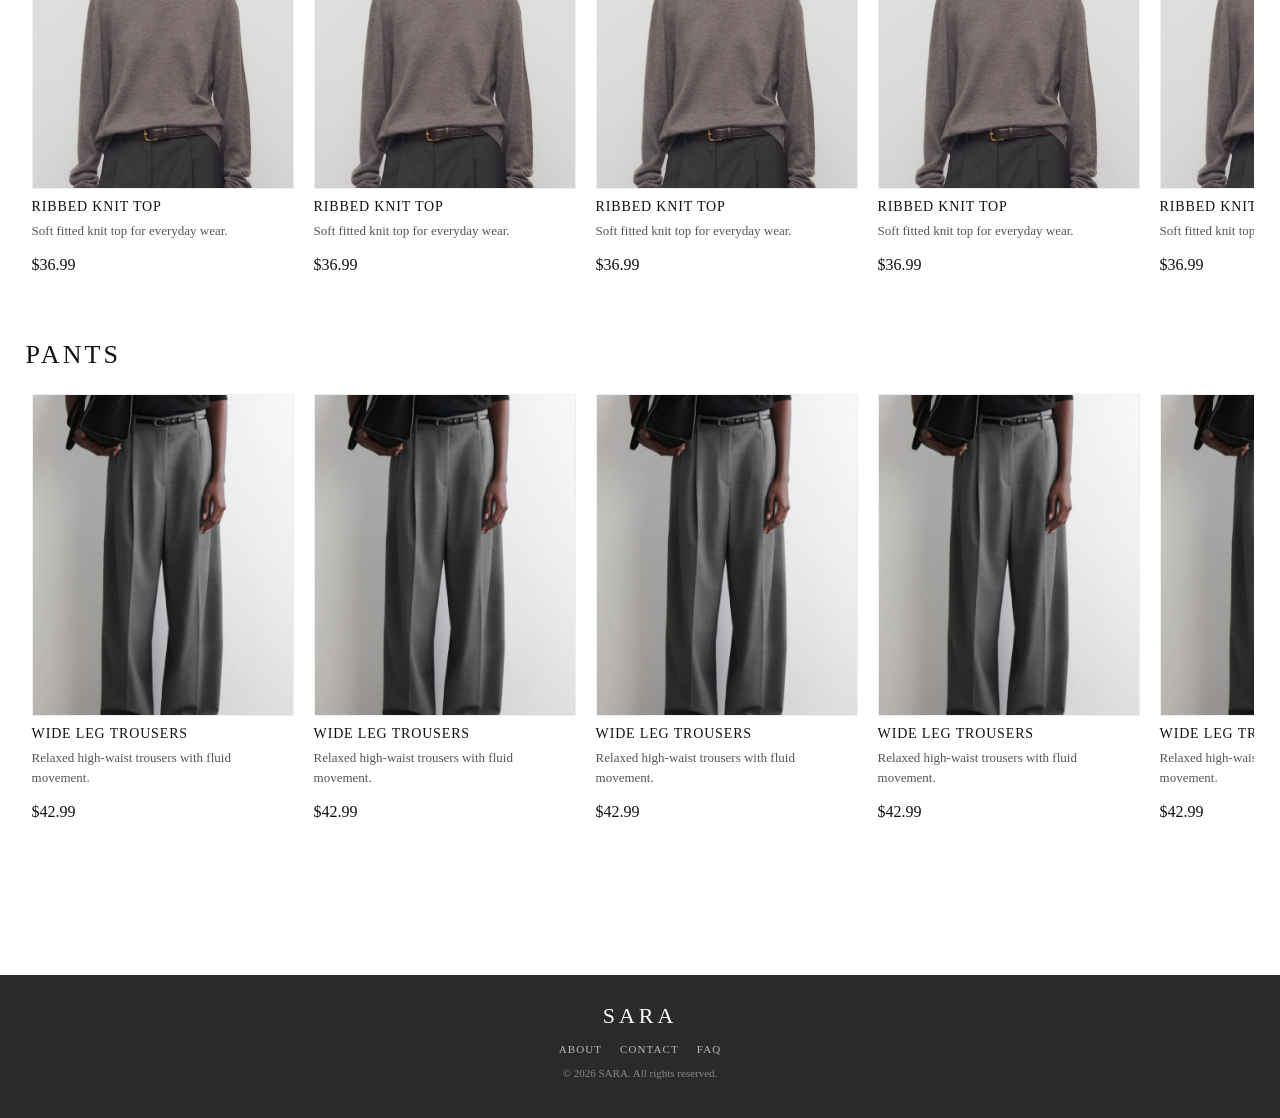
<file: women.html>
<!DOCTYPE html>
<html lang="en">
<head>
  <meta charset="UTF-8" />
  <meta name="viewport" content="width=device-width, initial-scale=1.0" />
  <meta name="keywords" content="SARA women, women's clothing, minimalist fashion, jackets, tops, pants">
  <meta name="description" content="Explore the SARA women's collection with clean silhouettes and modern pieces.">
  <title>SARA | Women</title>
  <link rel="stylesheet" href="styles.css" />
</head>
<body>

  <header class="nav">
    <button class="burger" id="burgerBtn" aria-label="Open menu">
      <span></span><span></span>
    </button>
  </header>

  <a href="home.html" class="header-logo">SARA</a>

  <a href="cart.html" class="cart-link" aria-label="Shopping cart">SHOPPING CART</a>

  <!-- Menu section -->
  <div class="menu" id="menu" aria-hidden="true">
    <div class="menu-panel">
      <div class="menu-logo">SARA</div>

      <nav class="menu-links">
        <a href="home.html">HOME</a>
        <a href="women.html">WOMEN</a>
        <a href="men.html">MEN</a>
        <a href="about.html">ABOUT</a>
        <a href="contact.html">CONTACT</a>
        <a href="faq.html">FAQ</a>
      </nav>
    </div>
  </div>

  <main class="shop">
    <div class="shop-inner">
      <h1 class="shop-title">WOMEN</h1>

      <section class="shop-row">
        <h2 class="shop-row-title">NEW ARRIVALS</h2>
        <div class="shop-scroller" id="women-new-arrivals-row"></div>
      </section>

      <section class="shop-row">
        <h2 class="shop-row-title">JACKETS</h2>
        <div class="shop-scroller" id="women-jackets-row"></div>
      </section>

      <section class="shop-row">
        <h2 class="shop-row-title">TOPS</h2>
        <div class="shop-scroller" id="women-tops-row"></div>
      </section>

      <section class="shop-row">
        <h2 class="shop-row-title">PANTS</h2>
        <div class="shop-scroller" id="women-pants-row"></div>
      </section>
    </div>
  </main>

  <footer class="footer">
    <a class="footer-logo" href="home.html">SARA</a>

    <div class="footer-links">
      <a href="./about.html">About</a>
      <a href="./contact.html">Contact</a>
      <a href="./faq.html">FAQ</a>
    </div>

    <p class="footer-copy">© 2026 SARA. All rights reserved.</p>
  </footer>

<script>
const burgerBtn = document.getElementById("burgerBtn");
const menu = document.getElementById("menu");

burgerBtn.addEventListener("click", () => {
  menu.classList.toggle("open");
});

menu.addEventListener("click", (e) => {
  if (e.target === menu) menu.classList.remove("open");
});

const rowMap = {
  "NEW ARRIVALS": document.getElementById("women-new-arrivals-row"),
  "JACKETS": document.getElementById("women-jackets-row"),
  "TOPS": document.getElementById("women-tops-row"),
  "PANTS": document.getElementById("women-pants-row")
};

function createProductCard(product) {
  const card = document.createElement("article");
  card.className = "prod-card";

  card.innerHTML = `
    <div class="prod-image-wrap">
      <img class="prod-image" src="${product.image}" alt="${product.name}" draggable="false">
    </div>
    <div class="prod-info">
      <h3 class="prod-name">${product.name}</h3>
      <p class="prod-description">${product.description}</p>
      <p class="prod-price">${product.price}</p>
    </div>
  `;

  const img = card.querySelector("img");
  img.addEventListener("dragstart", (e) => {
    e.preventDefault();
  });

  return card;
}

fetch("catalogs/catalog-women.json")
  .then((response) => response.json())
  .then((products) => {
    Object.keys(rowMap).forEach((category) => {
      const row = rowMap[category];
      const product = products.find((item) => item.category === category);

      if (!row || !product) return;

      for (let i = 0; i < 6; i++) {
        row.appendChild(createProductCard(product));
      }
    });

    enableDragScroll();
  })
  .catch((error) => {
    console.error("Could not load catalog-women.json:", error);
  });

function enableDragScroll() {
  document.querySelectorAll(".shop-scroller").forEach((scroller) => {
    let isDown = false;
    let startX;
    let scrollLeft;

    scroller.addEventListener("mousedown", (e) => {
      isDown = true;
      scroller.classList.add("dragging");
      startX = e.pageX - scroller.offsetLeft;
      scrollLeft = scroller.scrollLeft;
    });

    window.addEventListener("mouseup", () => {
      isDown = false;
      scroller.classList.remove("dragging");
    });

    scroller.addEventListener("mouseleave", () => {
      isDown = false;
      scroller.classList.remove("dragging");
    });

    scroller.addEventListener("mousemove", (e) => {
      if (!isDown) return;
      e.preventDefault();
      const x = e.pageX - scroller.offsetLeft;
      const walk = (x - startX) * 1.2;
      scroller.scrollLeft = scrollLeft - walk;
    });
  });
}
</script>

</body>
</html>
</file>
<file: styles.css>
/* BASE */

body {
  margin: 0;
  font-family: Georgia, "Times New Roman", serif;
  color: #111;
  background: #fff;
}

a {
  color: inherit;
  text-decoration: none;
}

.sr-only {
  position: absolute;
  width: 1px;
  height: 1px;
  margin: -1px;
  padding: 0;
  overflow: hidden;
  clip: rect(0,0,0,0);
  border: 0;
}


/* HEADER */

.header-inner {
  box-sizing: border-box;
  display: flex;
  align-items: center;
  justify-content: space-between;
  max-width: 1600px;
  height: 125px;
  margin: 0 auto;
  padding: 14px 18px;
}

.brand {
  font-size: 48px;
  font-weight: 700;
  color: #000;
}

.nav {
  position: fixed;
  top: 20px;
  left: 20px;
  z-index: 1000;
}

.header-logo {
  position: absolute;
  top: 20px;
  left: 50vw;
  /*translateX, move along X (w3schools)*/
  transform: translateX(-50%);
  z-index: 1000;

  font-size: 18px;
  letter-spacing: 0.18em;
  text-decoration: none;
}


/* BURGER MENU */

.burger {
  background: transparent;
  border: none;
  padding: 6px;
  cursor: pointer;
}

.burger span {
  display: block;
  width: 34px;
  height: 3px;
  margin: 6px 0;
  background: #111;
}

.menu {
  position: fixed;
  inset: 0;
  background: rgba(0,0,0,0.25);
  display: none;
  z-index: 100;
}

.menu.open {
  display: block;
}

.menu-panel {
  width: 280px;
  height: 100%;
  padding: 20px;
  background: #fff;
}

.menu-logo {
  margin-top: 50px;
  font-size: 50px;
  letter-spacing: 0.18em;
}

.menu-links {
  display: grid;
  gap: 14px;
  margin-top: 22px;
}

.menu-links a {
  font-size: 14px;
  letter-spacing: 0.10em;
}


/* CART LINK */

.cart-link {
  position: fixed;
  top: 20px;
  right: 20px;
  z-index: 1000;
  font-size: 14px;
  letter-spacing: 0.12em;
  color: #111;
}

.cart-link:hover {
  opacity: 0.7;
}


/* HERO */

.hero {
  position: relative;
  min-height: 260vh;
}

.hero-title-wrap {
  position: sticky;
  top: 230px;
  z-index: 5;
  pointer-events: none;
  display: flex;
  justify-content: flex-end;
  height: 0;
  padding-right: 8vw;
}

.hero-title {
  margin-top: 30px;
  font-size: 180px;
  font-weight: normal;
  letter-spacing: 0.18em;
  color: white;
}

.hero-images {
  margin-top: 0;
}

.hero-img {
  height: 90vh;
  margin-bottom: 1px;
  background-size: cover;
  background-position: center;
}

.hero-img:nth-child(1) {
  background-image: url("images/homepage/img1.png");
}

.hero-img:nth-child(2) {
  background-image: url("images/homepage/img2.png");
}

.hero-img:nth-child(3) {
  background-image: url("images/homepage/img3.png");
}

.end-of-hero {
  padding: 120px 8vw;
  text-align: center;
  border-top: 1px solid #eee;
}

.end-of-hero h2 {
  margin-bottom: 20px;
  font-size: 28px;
  font-weight: normal;
  letter-spacing: 0.12em;
}

.end-of-hero p {
  max-width: 600px;
  margin: 0 auto;
  color: #555;
  line-height: 1.6;
}


/* SHOP */

.shop {
  display: flex;
  justify-content: center;
  width: 96%;
  max-width: 1600px;
  margin: 0 auto;
  padding: 70px 0 60px;
}

.shop-inner {
  width: min(1400px,100%);
}

.shop-title {
  margin-bottom: 50px;
  font-size: 120px;
  font-weight: normal;
  letter-spacing: 0.20em;
}

.shop-row {
  margin: 22px 0 34px;
}

.shop-row-title {
  margin-bottom: 16px;
  font-size: 26px;
  font-weight: normal;
  letter-spacing: 0.12em;
}

.shop-scroller {
  display: flex;
  gap: 22px;
  overflow-x: auto;
  padding: 8px 6px 16px;
  cursor: grab;
  user-select: none;
}

.shop-scroller.dragging {
  cursor: grabbing;
}

.shop-scroller::-webkit-scrollbar {
  height: 0;
}

.prod {
  flex: 0 0 260px;
  height: 320px;
  background: #d9d9d9;
  border: 1px solid #eee;
}


/* PRODUCT CARDS */

.prod-card {
  flex: 0 0 260px;
}

.prod-image-wrap {
  width: 100%;
  height: 320px;
  overflow: hidden;
  background: #d9d9d9;
  border: 1px solid #eee;
}

.prod-image {
  width: 100%;
  height: 100%;
  object-fit: cover;
  display: block;
}

.prod-info {
  padding-top: 10px;
}

.prod-name {
  margin: 0 0 6px;
  font-size: 14px;
  font-weight: normal;
  letter-spacing: 0.06em;
  text-transform: uppercase;
}

.prod-description {
  margin: 0;
  font-size: 13px;
  line-height: 1.5;
  color: #555;
}


/* ABOUT */

.about {
  max-width: 900px;
  margin: 0 auto;
  padding: 50px 8vw 80px;
}

.about-hero h1 {
  margin-bottom: 60px;
  font-size: 90px;
  font-weight: normal;
  letter-spacing: 0.18em;
}

.about-content {
  display: grid;
  gap: 28px;
}

.about-content p {
  max-width: 640px;
  font-size: 16px;
  line-height: 1.7;
  color: #444;
}


/* CONTACT */

.contact {
  max-width: 900px;
  margin: 0 auto;
  padding: 50px 8vw 80px;
}

.contact-title {
  margin-bottom: 30px;
  font-size: 90px;
  font-weight: normal;
  letter-spacing: 0.18em;
}

.contact-intro {
  max-width: 520px;
  margin-bottom: 50px;
  color: #555;
  line-height: 1.6;
}

.contact-form {
  display: grid;
  gap: 22px;
}

.contact-form label {
  display: flex;
  flex-direction: column;
  gap: 6px;
  font-size: 12px;
  letter-spacing: 0.1em;
}

.contact-form input,
.contact-form textarea {
  padding: 10px;
  border: 1px solid #ddd;
  font-family: inherit;
  font-size: 14px;
}

.contact-form button {
  margin-top: 10px;
  padding: 10px 18px;
  border: 1px solid #111;
  background: #111;
  color: #fff;
  cursor: pointer;
  letter-spacing: 0.08em;
}

.form-error {
  min-height: 16px;
  font-size: 12px;
  color: #b00020;
}

.input-error {
  border: 1px solid #b00020 !important;
}

.thank-you-popup {
  position: fixed;
  inset: 0;
  z-index: 2000;
  display: none;
  align-items: center;
  justify-content: center;
  background: rgba(0,0,0,0.25);
}

.thank-you-popup.show {
  display: flex;
}

.thank-you-box {
  width: min(420px,90vw);
  padding: 32px 28px;
  text-align: center;
  background: #fff;
  border: 1px solid #ddd;
}

.thank-you-box p {
  margin: 0 0 20px;
  line-height: 1.6;
}

.thank-you-box button {
  padding: 10px 18px;
  border: 1px solid #111;
  background: #111;
  color: #fff;
  cursor: pointer;
}


/* FAQ */

.faq-page {
  max-width: 900px;
  margin: 0 auto;
  padding: 90px 8vw 80px;
}

.faq-hero {
  margin-bottom: 50px;
}

.faq-title {
  margin: 0 0 18px;
  font-size: 90px;
  font-weight: normal;
  letter-spacing: 0.18em;
}

.faq-intro {
  max-width: 520px;
  color: #555;
  line-height: 1.6;
}

.faq-list {
  margin: 0;
  padding: 0;
  list-style: none;
  border-top: 1px solid #ddd;
}

.faq-item {
  border-bottom: 1px solid #ddd;
}

.faq-question {
  width: 100%;
  background: none;
  border: none;
  padding: 22px 0;
  display: flex;
  justify-content: space-between;
  font-family: inherit;
  font-size: 18px;
  cursor: pointer;
}

.faq-symbol {
  font-size: 24px;
}

.faq-answer {
  max-height: 0;
  overflow: hidden;
  transition: max-height 0.25s ease;
}

.faq-answer p {
  max-width: 650px;
  margin: 0 0 22px;
  color: #555;
  line-height: 1.7;
}

.faq-item.active .faq-answer {
  max-height: 200px;
}


/* CART */

.cart-page {
  max-width: 1200px;
  margin: 0 auto;
  padding: 90px 8vw 80px;
}

.cart-title {
  margin: 0 0 18px;
  font-size: 90px;
  font-weight: normal;
  letter-spacing: 0.18em;
}

.cart-note {
  max-width: 620px;
  margin: 0 0 50px;
  color: #555;
  line-height: 1.6;
}

.cart-layout {
  display: grid;
  grid-template-columns: 2fr 1fr;
  gap: 50px;
}

.cart-items {
  border-top: 1px solid #ddd;
}

.cart-item {
  display: grid;
  grid-template-columns: 130px 1fr auto;
  gap: 24px;
  padding: 24px 0;
  border-bottom: 1px solid #ddd;
}

.cart-item-image {
  width: 130px;
  height: 170px;
  background: #d9d9d9;
  border: 1px solid #eee;
}

.cart-summary {
  padding: 24px;
  border: 1px solid #ddd;
}

.cart-summary-row {
  display: flex;
  justify-content: space-between;
  margin-bottom: 14px;
}

.cart-summary-row.total {
  margin-top: 22px;
  padding-top: 18px;
  border-top: 1px solid #ddd;
}

.cart-checkout-btn {
  width: 100%;
  margin-top: 24px;
  padding: 12px 16px;
  border: 1px solid #111;
  background: #111;
  color: #fff;
  cursor: pointer;
}


/* FOOTER */

.footer {
  margin-top: 28px;
  padding: 28px 18px;
  background: #2a2a2a;
  color: #e0e0e0;
  text-align: center;
}

.footer-logo {
  display: inline-block;
  margin-bottom: 14px;
  font-size: 22px;
  letter-spacing: 0.18em;
  color: #fff;
}

.footer-links {
  display: flex;
  justify-content: center;
  gap: 18px;
  flex-wrap: wrap;
  margin-bottom: 12px;
}

.footer-links a {
  font-size: 11px;
  letter-spacing: 0.1em;
  text-transform: uppercase;
  color: #bbb;
}

.footer-copy {
  font-size: 11px;
  color: #888;
}


/* RESPONSIVE */

@media (max-width: 1100px) {
  .hero-title {
    font-size: 140px;
  }

  .shop-title,
  .faq-title,
  .contact-title,
  .cart-title,
  .about-hero h1 {
    font-size: 72px;
  }

  .shop-row-title {
    font-size: 22px;
  }

  .cart-layout {
    gap: 32px;
  }
}

@media (max-width: 900px) {
  .hero-title {
    font-size: 110px;
    padding-right: 4vw;
  }

  .shop {
    width: 100%;
    padding: 60px 4vw 50px;
    box-sizing: border-box;
  }

  .shop-title,
  .faq-title,
  .contact-title,
  .cart-title,
  .about-hero h1 {
    font-size: 58px;
  }

  .shop-row-title {
    font-size: 20px;
  }

  .prod-card {
    flex: 0 0 220px;
  }

  .prod-image-wrap {
    height: 280px;
  }

  .cart-layout {
    grid-template-columns: 1fr;
  }

  .cart-item {
    grid-template-columns: 120px 1fr;
  }

  .cart-item-price {
    grid-column: 2;
  }

  .cart-item-image {
    width: 120px;
    height: 150px;
  }

  .menu-panel {
    width: 250px;
  }
}

@media (max-width: 700px) {
  .hero {
    min-height: 220vh;
  }

  .hero-title-wrap {
    top: 160px;
    justify-content: center;
    padding-right: 0;
  }

  .hero-title {
    margin-top: 0;
    font-size: 72px;
    text-align: center;
  }

  .hero-img {
    height: 72vh;
  }

  .shop-title,
  .faq-title,
  .contact-title,
  .cart-title,
  .about-hero h1 {
    font-size: 46px;
    letter-spacing: 0.12em;
  }

  .shop-row-title {
    font-size: 18px;
  }

  .prod,
  .prod-card {
    flex: 0 0 190px;
  }

  .prod-image-wrap {
    height: 240px;
  }

  .prod-name {
    font-size: 12px;
  }

  .prod-description {
    font-size: 12px;
  }

  .faq-page,
  .contact,
  .about,
  .cart-page {
    padding-left: 6vw;
    padding-right: 6vw;
  }

  .faq-question {
    font-size: 16px;
  }

  .header-logo {
    font-size: 16px;
    letter-spacing: 0.14em;
  }

  .cart-link {
    font-size: 12px;
  }

  .menu-panel {
    width: 220px;
  }
}

@media (max-width: 550px) {
  .nav {
    top: 14px;
    left: 14px;
  }

  .burger {
    padding: 4px;
  }

  .burger span {
    width: 28px;
    height: 2px;
    margin: 5px 0;
  }

  .header-logo {
    top: 16px;
    font-size: 14px;
    letter-spacing: 0.12em;
  }

  .cart-link {
    top: 16px;
    right: 14px;
    font-size: 10px;
    letter-spacing: 0.08em;
  }

  .hero-title-wrap {
    top: 130px;
  }

  .hero-title {
    font-size: 52px;
    letter-spacing: 0.12em;
  }

  .hero-img {
    height: 62vh;
  }

  .end-of-hero {
    padding: 80px 6vw;
  }

  .end-of-hero h2 {
    font-size: 22px;
  }

  .end-of-hero p {
    font-size: 14px;
  }

  .shop {
    padding-top: 46px;
  }

  .shop-title,
  .faq-title,
  .contact-title,
  .cart-title,
  .about-hero h1 {
    font-size: 36px;
    margin-bottom: 28px;
  }

  .shop-row-title {
    font-size: 16px;
    margin-bottom: 12px;
  }

  .prod,
  .prod-card {
    flex: 0 0 160px;
  }

  .prod-image-wrap {
    height: 205px;
  }

  .contact-form input,
  .contact-form textarea {
    font-size: 13px;
  }

  .cart-item {
    grid-template-columns: 90px 1fr;
    gap: 16px;
  }

  .cart-item-image {
    width: 90px;
    height: 118px;
  }

  .cart-summary {
    padding: 18px;
  }

  .menu-panel {
    width: 200px;
    padding: 16px;
  }

  .menu-logo {
    margin-top: 36px;
    font-size: 34px;
  }
}

@media (max-width: 400px) {
  .nav {
    top: 12px;
    left: 12px;
  }

  .header-logo {
    top: 14px;
    font-size: 12px;
    letter-spacing: 0.1em;
  }

  .cart-link {
    top: 14px;
    right: 12px;
    font-size: 9px;
    letter-spacing: 0.06em;
  }

  .hero {
    min-height: auto;
  }

  .hero-title-wrap {
    top: 190px;
    justify-content: center;
    padding-right: 0;
  }

  .hero-title {
    font-size: 70px;
    letter-spacing: 0.1em;
    /*translateX, move along X (w3schools)*/
    transform: translateX(90px);
  }

  .hero-img {
    height: 56vh;
    margin-bottom: 0;
  }

  .end-of-hero {
    padding: 70px 5vw;
  }

  .end-of-hero h2 {
    font-size: 18px;
  }

  .end-of-hero p {
    font-size: 13px;
  }

  .shop {
    padding: 40px 4vw 40px;
  }

  .shop-title,
  .faq-title,
  .contact-title,
  .cart-title,
  .about-hero h1 {
    font-size: 30px;
    letter-spacing: 0.08em;
  }

  .shop-row-title {
    font-size: 14px;
  }

  .prod,
  .prod-card {
    flex: 0 0 140px;
  }

  .prod-image-wrap {
    height: 180px;
  }

  .prod-name {
    font-size: 11px;
  }

  .prod-description {
    font-size: 11px;
    line-height: 1.4;
  }

  .faq-page,
  .contact,
  .about,
  .cart-page {
    padding-top: 40px;
    padding-left: 5vw;
    padding-right: 5vw;
    padding-bottom: 50px;
  }

  .faq-question {
    font-size: 14px;
    padding: 18px 0;
  }

  .faq-symbol {
    font-size: 18px;
  }

  .contact-form {
    gap: 16px;
  }

  .contact-form label {
    font-size: 11px;
  }

  .contact-form input,
  .contact-form textarea {
    padding: 8px;
    font-size: 12px;
  }

  .contact-form button,
  .thank-you-box button,
  .cart-checkout-btn {
    padding: 10px 12px;
    font-size: 11px;
  }

  .cart-item {
    grid-template-columns: 1fr;
  }

  .cart-item-price {
    grid-column: auto;
  }

  .cart-item-image {
    width: 100%;
    height: 220px;
    max-width: 180px;
  }

  .cart-summary h2,
  .cart-item-info h2 {
    font-size: 16px;
  }

  .menu-panel {
    width: 180px;
    padding: 14px;
  }

  .menu-logo {
    font-size: 28px;
  }

  .menu-links a {
    font-size: 12px;
  }

  .footer {
    padding: 22px 12px;
  }

  .footer-logo {
    font-size: 18px;
  }

  .footer-links {
    gap: 12px;
  }

  .footer-links a,
  .footer-copy {
    font-size: 10px;
  }
}
</file>
